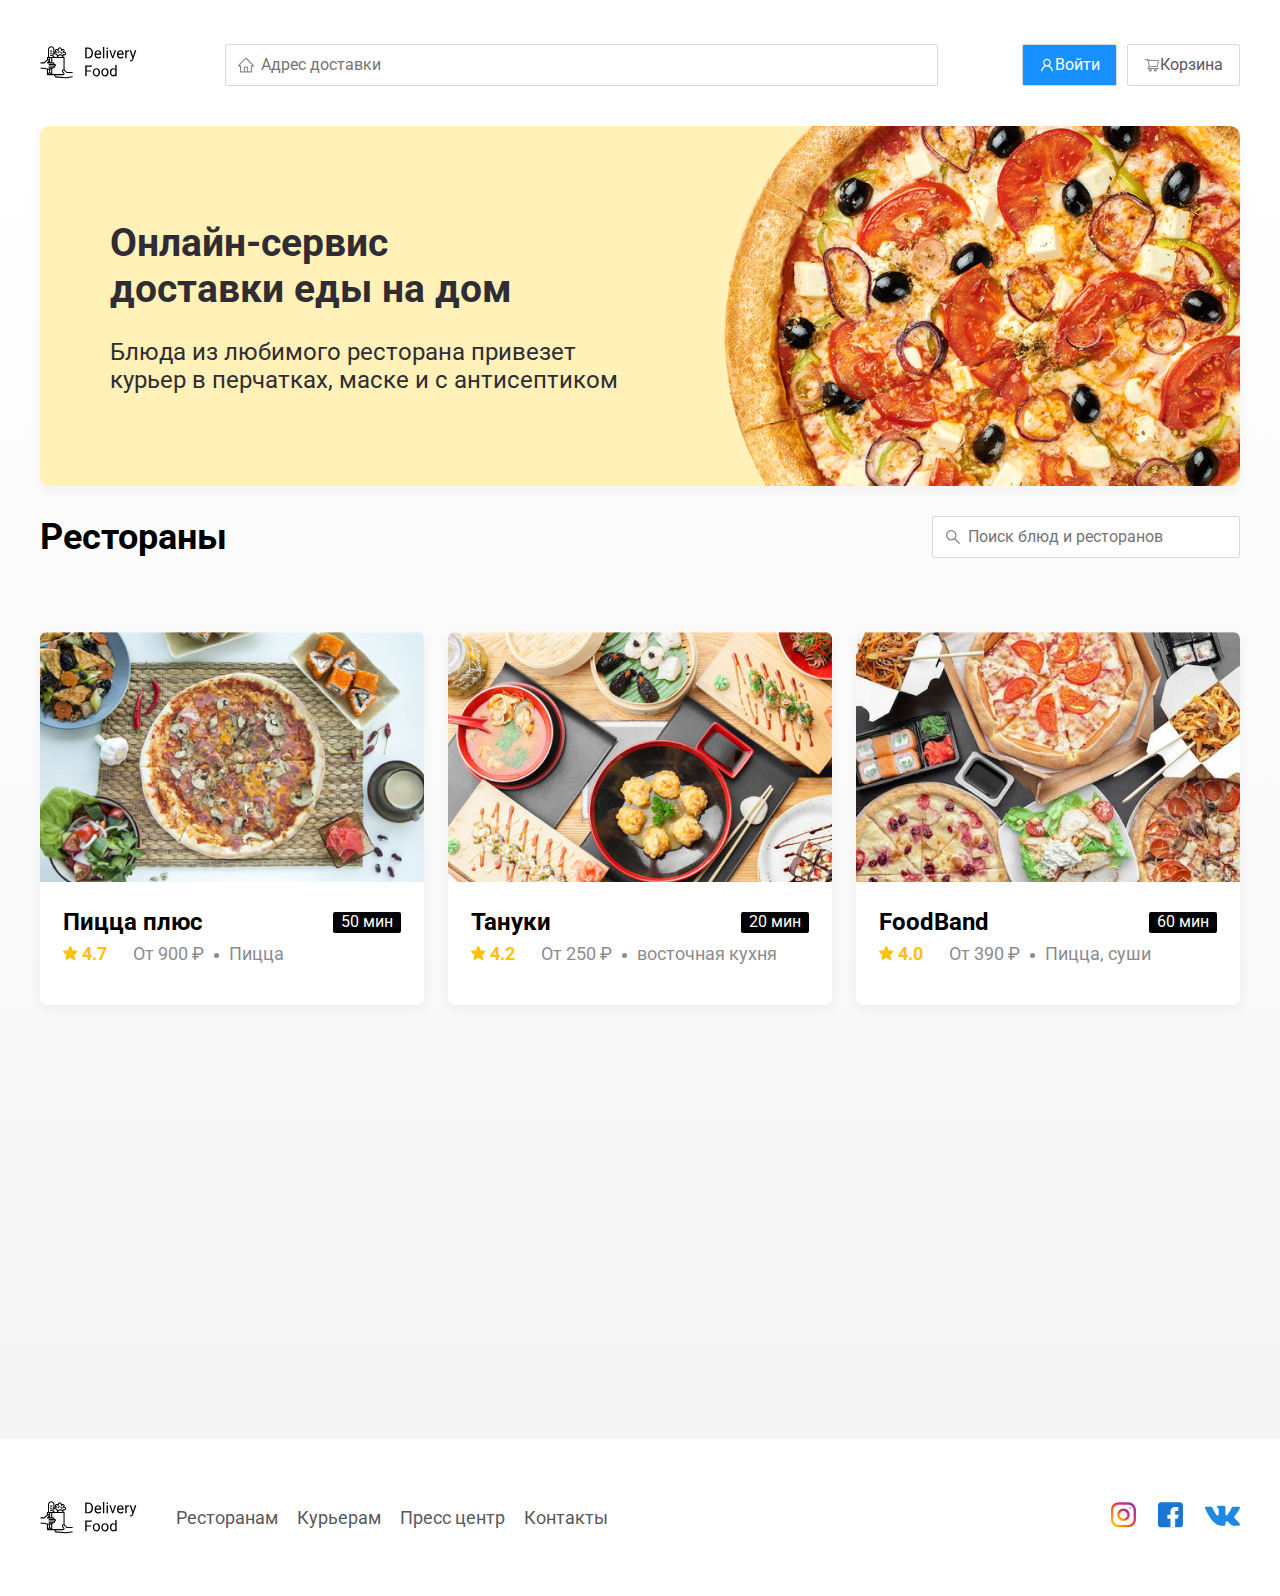
<file: delivery - копия/index.html>
<!DOCTYPE html>
<html lang="en">
<head>
    <meta charset="UTF-8">
    <meta name="viewport" content="width=device-width, initial-scale=1.0">
    <title>Delivery Food - доставка еды на дом</title>
    <link href="https://fonts.googleapis.com/css2?family=Roboto:wght@400;700&display=swap" rel="stylesheet">
    <link rel="stylesheet" href="css\normalize.css">
    <link rel="stylesheet" href="css\animate.css">
    <link rel="stylesheet" href="css/style.css">
    
</head>
<body>
    <div class="container">
        <header class="header">
            <a href="index.html">
                <img src="img/logo.svg" alt="logo" class="logo wow bounce">
            </a>
            <input type="text" class="input input-address" placeholder="Адрес доставки ">
            <div class="buttons">
                <button class="btn btn-primary" id="btn-log">
                    <img src="img/icon container.svg" alt="" class="btn-icon">
                    <span class="btn-text">Войти</span>
                </button>
                <button class="btn"id="card-btn">
                    <img src="img/icon container2.svg" alt="" class="btn-icon" >
                    <span class="btn-text">Корзина</span> 
                </button>
            </div>
        </header>
    </div>
    <main class="main">
        <div class="container">
            <section class="promo">
                <h1 class="rpomo-title">Онлайн-сервис <br> доставки еды на дом</h1>
                <p class="promo-text">Блюда из любимого ресторана привезет курьер в перчатках, маске и с антисептиком</p>
            </section>
            <section class="restaurants">
                <div class="section-heading">
                    <h2 class="section-title">Рестораны</h2>
                    <input type="text" class="input input-search" placeholder="Поиск блюд и ресторанов">
                </div>
                <div class="cards">
                    <a href="PizzaPlus.html" class="link-card">
                        <div class="card wow fadeInUp" data-wow-delay='0.2s'>
                        <img src="img/image1.jpg" class="card-image">
                        <div class="card-text">
                            <div class="card-heading">
                                <h3 class="card-title">Пицца плюс</h3>
                                <span class="card-tag tag">50 мин</span>
                            </div>
                            <div class="card-info">
                                <div class="rating">    
                                    <img src="img/rating.svg" alt="" class="rating-star">
                                    4.7</div>
                                <div class="price">От 900 ₽</div>
                                <div class="category">Пицца </div>
                            </div>
                        </div>
                        </div>
                    </a>
                    <a href="tanuki.html" class="link-card  ">
                        <div class="card wow fadeInUp" data-wow-delay='0.4s'>
                            <img src="img/image2.jpg" class="card-image">
                            <div class="card-text">
                                <div class="card-heading">
                                    <h3 class="card-title">Тануки </h3>
                                    <span class="card-tag tag">20 мин</span>
                                </div>
                                <div class="card-info">
                                    <div class="rating">
                                        <img src="img/rating.svg" alt="" class="rating-star">
                                        4.2</div>
                                    <div class="price">От 250 ₽</div>
                                    <div class="category">восточная кухня </div>
                                </div>
                            </div>
                        </div>
                    </a>
                    <a href="FoodBand.html" class="link-card  ">
                        <div class="card wow fadeInUp" data-wow-delay='0.6s'>
                            <img src="img/image3.jpg" class="card-image">
                            <div class="card-text">
                                <div class="card-heading">
                                    <h3 class="card-title">FoodBand</h3>
                                    <span class="card-tag tag">60 мин</span>
                                </div>
                                <div class="card-info">
                                    <div class="rating">
                                        <img src="img/rating.svg" alt="" class="rating-star">
                                        4.0</div>
                                    <div class="price">От 390 ₽</div>
                                    <div class="category">Пицца, суши </div>
                                </div>
                            </div>
                        </div>
                    </a>
                    <a href="Сушки у Сёмки.html" class="link-card">
                        <div class="card wow fadeInUp" data-wow-delay='0.8s'>
                            <img src="img/image5.jpg" class="card-image">
                            <div class="card-text">
                                <div class="card-heading">
                                    <h3 class="card-title">Сушки у Сёмки</h3>
                                    <span class="card-tag tag">20 мин</span>
                                </div>
                                <div class="card-info">
                                    <div class="rating">
                                        <img src="img/rating.svg" alt="" class="rating-star">
                                        5.0</div>
                                    <div class="price">От 170 ₽</div>
                                    <div class="category">шаверма, суши </div>
                                </div>
                            </div>
                        </div>
                    </a>
                    <a href="tochka.html" class="link-card">
                        <div class="card wow fadeInUp" data-wow-delay='1s'>
                            <img src="img/image4.jpg" class="card-image">
                            <div class="card-text">
                                <div class="card-heading">
                                    <h3 class="card-title">Точка еды</h3>
                                    <span class="card-tag tag">60 мин</span>
                                </div>
                                <div class="card-info">
                                    <div class="rating">
                                        <img src="img/rating.svg" alt="" class="rating-star">
                                        4.5</div>
                                    <div class="price">От 1000 ₽</div>
                                    <div class="category">Роллы </div>
                                </div>
                            </div>
                        </div>
                    </a>
                    <a href="PizzaBurger.html" class="link-card" >
                        <div class="card wow fadeInUp" data-wow-delay='1.2s'>
                            <img src="img/image6.jpg" class="card-image">
                            <div class="card-text">
                                <div class="card-heading">
                                    <h3 class="card-title">PizzaBurger</h3>
                                    <span class="card-tag tag">50 мин</span>
                                </div>
                                <div class="card-info">
                                    <div class="rating">
                                        <img src="img/rating.svg" alt="" class="rating-star">
                                        3.9</div>
                                    <div class="price">От 180 ₽</div>
                                    <div class="category">Пицца </div>
                                </div>
                            </div>
                        </div>
                    </a>
                </div>
            </section>
        </div>
    </main>
    <footer class="footer">
        <div class="container">
            <div class="footer-blok">
                <img src="img/logo.svg" alt="" class="footer-logo">
                <nav class="footer-nav">
                    <a href="#" class="footer-link">Ресторанам</a>
                    <a href="#" class="footer-link">Курьерам</a>
                    <a href="#" class="footer-link">Пресс центр</a>
                    <a href="#" class="footer-link">Контакты</a>
                </nav>
                <div class="social-links">
                    <a href="https://www.instagram.com/lil_sb_sk8er/" class="social-link"> <img src="img/inst.svg" alt=""> </a>
                    <a href="#" class="social-link"> <img src="img/fb.svg" alt=""> </a>
                    <a href="https://vk.com/cimon4c" class="social-link"> <img src="img/vk.svg" alt=""> </a>
                </div>
            </div>
        </div>
    </footer>
    <div class="modal">
        <div class="modal-dalog">
            <div class="modal-header">
                <h3 class="modal-title">Корзина</h3>
                <button class="close">&times;</button>
            </div>
            <div class="modal-body">
                <div class="food-row">
                    <span class="food-name">Ролл угорь стандарт</span>
                    <strong class="food-price">250 ₽</strong>
                    <div class="food-counter">
                        <button class="counter-btn">-</button>
                        <span class="counter">1</span>
                        <button class="counter-btn">+</button>
                    </div>
                </div>
                <div class="food-row">
                    <span class="food-name">Ролл угорь стандарт</span>
                    <strong class="food-price">250 ₽</strong>
                    <div class="food-counter">
                        <button class="counter-btn">-</button>
                        <span class="counter">1</span>
                        <button class="counter-btn">+</button>
                    </div>
                </div>
                <div class="food-row">
                    <span class="food-name">Ролл угорь стандарт</span>
                    <strong class="food-price">250 ₽</strong>
                    <div class="food-counter">
                        <button class="counter-btn">-</button>
                        <span class="counter">1</span>
                        <button class="counter-btn">+</button>
                    </div>
                </div>
                <div class="food-row">
                    <span class="food-name">Ролл угорь стандарт</span>
                    <strong class="food-price">250 ₽</strong>
                    <div class="food-counter">
                        <button class="counter-btn">-</button>
                        <span class="counter">1</span>
                        <button class="counter-btn">+</button>
                    </div>
                </div>
                <div class="food-row">
                    <span class="food-name">Ролл угорь стандарт</span>
                    <strong class="food-price">250 ₽</strong>
                    <div class="food-counter">
                        <button class="counter-btn">-</button>
                        <span class="counter">1</span>
                        <button class="counter-btn">+</button>
                    </div>
                </div>
            </div>
            <div class="modal-footer">
                <span class="pricetag">1250 ₽</span>
                <div class="footer-btns">
                    <button class="btn btn-primary">Оформить заказ</button>
                    <button class="btn cloyse">Отмена</button>
                </div>
                
            </div>
        </div>
    </div>
    <div class="login-modal">
        <div class="login-modal-dialog">
            <div class="modal-log-header">
                <img src="img/logo.svg" alt="" class="logo">
                <button class="close" id="close">&times;</button>
            </div>
            <div class="cont">
                <h3 class="log-title">авторизация</h3>
            </div>
            
            <div class="modal-body-log">
                <div class="login">
                    <h4 class="login-title">логин</h4>
                    <input type="text" class="input-login" placeholder="Введите Email или телефон ">
                </div>
                <div class="password">
                    <h4 class="login-title">пароль</h4>
                    <input type="password" class="input-login" placeholder="Введите пароль ">
                </div>
            </div>   
            <div class="modal-footer-log">
                <button class="btn-log btn btn-primary">Войти</button>
                <a href="#" class="unlogin">не зарегистрированны?</a>
            </div> 
        </div>
    </div>
    <script src="js/wow.min.js"></script>
    <script src="js/main.js"></script>
</body>
</html>
</file>
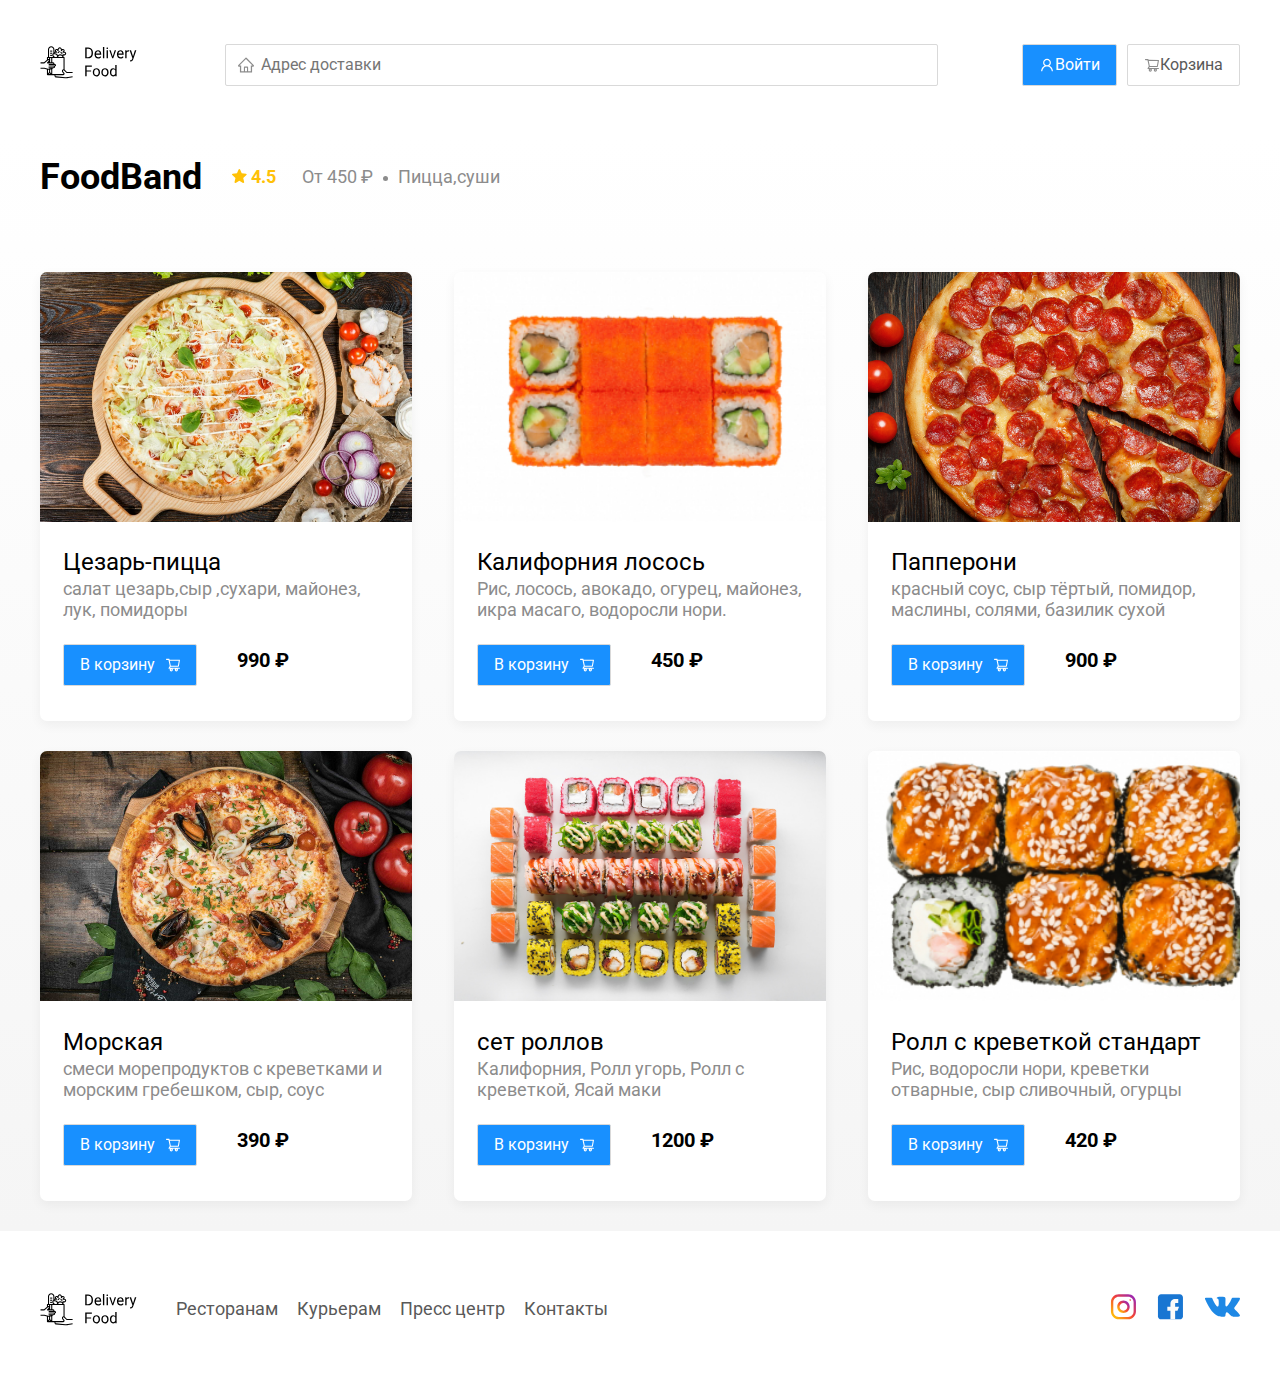
<file: delivery - копия/FoodBand.html>
<!DOCTYPE html>
<html lang="en">
<head>
    <meta charset="UTF-8">
    <meta name="viewport" content="width=device-width, initial-scale=1.0">
    <title>FoodBand - доставка еды на дом</title>
    <link href="https://fonts.googleapis.com/css2?family=Roboto:wght@400;700&display=swap" rel="stylesheet">
    <link rel="stylesheet" href="css\normalize.css">
    <link rel="stylesheet" href="css\animate.css">
    <link rel="stylesheet" href="css/style.css">
    
</head>
<body>
    <div class="container">
        <header class="header">
            <a href="index.html"><img src="img/logo.svg" alt="logo" class="logo wow bounce"></a>
            <input type="text" class="input input-address" placeholder="Адрес доставки ">
            <div class="buttons">
                <button class="btn btn-primary"id="btn-log">
                    <img src="img/icon container.svg" alt="" class="btn-icon">
                    <span class="btn-text">Войти</span>
                </button>
                <button class="btn" id="card-btn">
                    <img src="img/icon container2.svg" alt="" class="btn-icon" >
                    <span class="btn-text">Корзина</span> 
                </button>
            </div>
        </header>
    </div>
    <main class="main">
        <div class="container"> 
            <section class="restaurants">
                <div class="section-heading">
                    <h2 class="section-title">FoodBand</h2>
                    <div class="card-info">
                        <div class="rating">
                            <img src="img/rating.svg" alt="" class="rating-star">
                            4.5</div>
                        <div class="price">От 450 ₽</div>
                        <div class="category">Пицца,суши </div>
                    </div>
                </div>
                <div class="cards">
                    <div class="card wow fadeInUp "data-wow-delay='0.2s'>
                        <img src="img/pizza7.jpg" class="card-image">
                        <div class="card-text">
                            <div class="card-heading">
                                <h3 class="card-title card-title-reg">Цезарь-пицца</h3>
                                
                            </div>
                            <div class="card-info">
                                
                                
                                <div class="ingredients">салат цезарь,сыр ,сухари, майонез, лук, помидоры</div>
                            </div>
                            <div class="card-btns">
                                <button class=" btn btn-primary">
                                    <span class="btn-card-text">В корзину</span>
                                    <img src="img/shopping-cart.svg" alt="" class="btn-card-image">
                                </button>
                                <strong class="card-price-bold">990 ₽</strong>
                            </div>
                        </div>
                    </div>
                    <div class="card wow fadeInUp"data-wow-delay='0.4s'>
                        <img src="img/roll 2.jpg" class="card-image">
                        <div class="card-text">
                            <div class="card-heading">
                                <h3 class="card-title card-title-reg">Калифорния лосось </h3>
                                
                            </div>
                            <div class="card-info">
                                
                                
                                <div class="ingredients">Рис, лосось, авокадо, огурец, майонез, икра масаго, водоросли нори.</div>
                            </div>
                            <div class="card-btns">
                                <button class=" btn btn-primary">
                                    <span class="btn-card-text">В корзину</span>
                                    <img src="img/shopping-cart.svg" alt="" class="btn-card-image">
                                </button>
                                <strong class="card-price-bold">450 ₽</strong>
                            </div>
                        </div>
                    </div>
                    <div class="card wow fadeInUp"data-wow-delay='0.6s'>
                        <img src="img/pizza2.jpg" class="card-image">
                        <div class="card-text">
                            <div class="card-heading">
                                <h3 class="card-title card-title-reg">Папперони</h3>
                                
                            </div>
                            <div class="card-info">
                                
                                
                                <div class="ingredients"> красный соус, сыр тёртый, помидор, маслины, солями, базилик сухой</div>
                            </div>
                            <div class="card-btns">
                                <button class=" btn btn-primary">
                                    <span class="btn-card-text">В корзину</span>
                                    <img src="img/shopping-cart.svg" alt="" class="btn-card-image">
                                </button>
                                <strong class="card-price-bold">900 ₽</strong>
                            </div>
                        </div>
                    </div>
                    <div class="card wow fadeInUp"data-wow-delay='0.8s'>
                        <img src="img/pizza8.jpg" class="card-image">
                        <div class="card-text">
                            <div class="card-heading">
                                <h3 class="card-title card-title-reg">Морская</h3>
                                
                            </div>
                            <div class="card-info">
                                
                                
                                <div class="ingredients">смеси морепродуктов с креветками и морским гребешком, сыр, соус</div>
                            </div>
                            <div class="card-btns">
                                <button class=" btn btn-primary">
                                    <span class="btn-card-text">В корзину</span>
                                    <img src="img/shopping-cart.svg" alt="" class="btn-card-image">
                                </button>
                                <strong class="card-price-bold">390 ₽</strong>
                            </div>
                        </div>
                    </div>
                    <div class="card wow fadeInUp"data-wow-delay='1s'>
                        <img src="img/набор ролл.jpg" class="card-image">
                        <div class="card-text">
                            <div class="card-heading">
                                <h3 class="card-title card-title-reg">сет роллов</h3>
                                
                            </div>
                            <div class="card-info">
                                
                                
                                <div class="ingredients">Калифорния, Ролл угорь, Ролл с креветкой, Ясай маки</div>
                            </div>
                            <div class="card-btns">
                                <button class=" btn btn-primary">
                                    <span class="btn-card-text">В корзину</span>
                                    <img src="img/shopping-cart.svg" alt="" class="btn-card-image">
                                </button>
                                <strong class="card-price-bold">1200 ₽</strong>
                            </div>
                        </div>
                    </div>
                    <div class="card wow fadeInUp" data-wow-delay='1.2s'>
                        <img src="img/roll 6.jpg" class="card-image">
                        <div class="card-text">
                            <div class="card-heading">
                                <h3 class="card-title card-title-reg">Ролл с креветкой стандарт</h3>
                                
                            </div>
                            <div class="card-info">
                                
                                
                                <div class="ingredients">Рис, водоросли нори, креветки отварные, сыр сливочный, огурцы</div>
                            </div>
                            <div class="card-btns">
                                <button class=" btn btn-primary">
                                    <span class="btn-card-text">В корзину</span>
                                    <img src="img/shopping-cart.svg" alt="" class="btn-card-image">
                                </button>
                                <strong class="card-price-bold">420 ₽</strong>
                            </div>
                        </div>
                    </div>
                </div>
            </section>
        </div>
    </main>
    <footer class="footer">
        <div class="container">
            <div class="footer-blok">
                <img src="img/logo.svg" alt="" class="footer-logo">
                <nav class="footer-nav">
                    <a href="#" class="footer-link">Ресторанам</a>
                    <a href="#" class="footer-link">Курьерам</a>
                    <a href="#" class="footer-link">Пресс центр</a>
                    <a href="#" class="footer-link">Контакты</a>
                </nav>
                <div class="social-links">
                    <a href="https://www.instagram.com/lil_sb_sk8er/" class="social-link"> <img src="img/inst.svg" alt=""> </a>
                    <a href="#" class="social-link"> <img src="img/fb.svg" alt=""> </a>
                    <a href="https://vk.com/cimon4c" class="social-link"> <img src="img/vk.svg" alt=""> </a>
                </div>
            </div>
        </div>
    </footer>
    <div class="modal">
        <div class="modal-dalog">
            <div class="modal-header">
                <h3 class="modal-title">Корзина</h3>
                <button class="close">&times;</button>
            </div>
            <div class="modal-body">
                <div class="food-row">
                    <span class="food-name">Ролл угорь стандарт</span>
                    <strong class="food-price">250 ₽</strong>
                    <div class="food-counter">
                        <button class="counter-btn">-</button>
                        <span class="counter">1</span>
                        <button class="counter-btn">+</button>
                    </div>
                </div>
                <div class="food-row">
                    <span class="food-name">Ролл угорь стандарт</span>
                    <strong class="food-price">250 ₽</strong>
                    <div class="food-counter">
                        <button class="counter-btn">-</button>
                        <span class="counter">1</span>
                        <button class="counter-btn">+</button>
                    </div>
                </div>
                <div class="food-row">
                    <span class="food-name">Ролл угорь стандарт</span>
                    <strong class="food-price">250 ₽</strong>
                    <div class="food-counter">
                        <button class="counter-btn">-</button>
                        <span class="counter">1</span>
                        <button class="counter-btn">+</button>
                    </div>
                </div>
                <div class="food-row">
                    <span class="food-name">Ролл угорь стандарт</span>
                    <strong class="food-price">250 ₽</strong>
                    <div class="food-counter">
                        <button class="counter-btn">-</button>
                        <span class="counter">1</span>
                        <button class="counter-btn">+</button>
                    </div>
                </div>
                <div class="food-row">
                    <span class="food-name">Ролл угорь стандарт</span>
                    <strong class="food-price">250 ₽</strong>
                    <div class="food-counter">
                        <button class="counter-btn">-</button>
                        <span class="counter">1</span>
                        <button class="counter-btn">+</button>
                    </div>
                </div>
            </div>
            <div class="modal-footer">
                <span class="pricetag">1250 ₽</span>
                <div class="footer-btns">
                    <button class="btn btn-primary">Оформить заказ</button>
                    <button class="btn cloyse">Отмена</button>
                </div>
                
            </div>
        </div>
    </div>
    <div class="login-modal">
        <div class="login-modal-dialog">
            <div class="modal-log-header">
                <img src="img/logo.svg" alt="" class="logo">
                <button class="close" id="close">&times;</button>
            </div>
            <div class="cont">
                <h3 class="log-title">авторизация</h3>
            </div>
            
            <div class="modal-body-log">
                <div class="login">
                    <h4 class="login-title">логин</h4>
                    <input type="text" class="input-login" placeholder="Введите Email или телефон ">
                </div>
                <div class="password">
                    <h4 class="login-title">пароль</h4>
                    <input type="password" class="input-login" placeholder="Введите пароль ">
                </div>
            </div>   
            <div class="modal-footer-log">
                <button class="btn-log btn btn-primary">Войти</button>
                <a href="#" class="unlogin">не зарегистрированны?</a>
            </div> 
        </div>
    </div>
    <script src="js/wow.min.js"></script>
    <script src="js/main.js"></script>
</body>
</html>
</file>
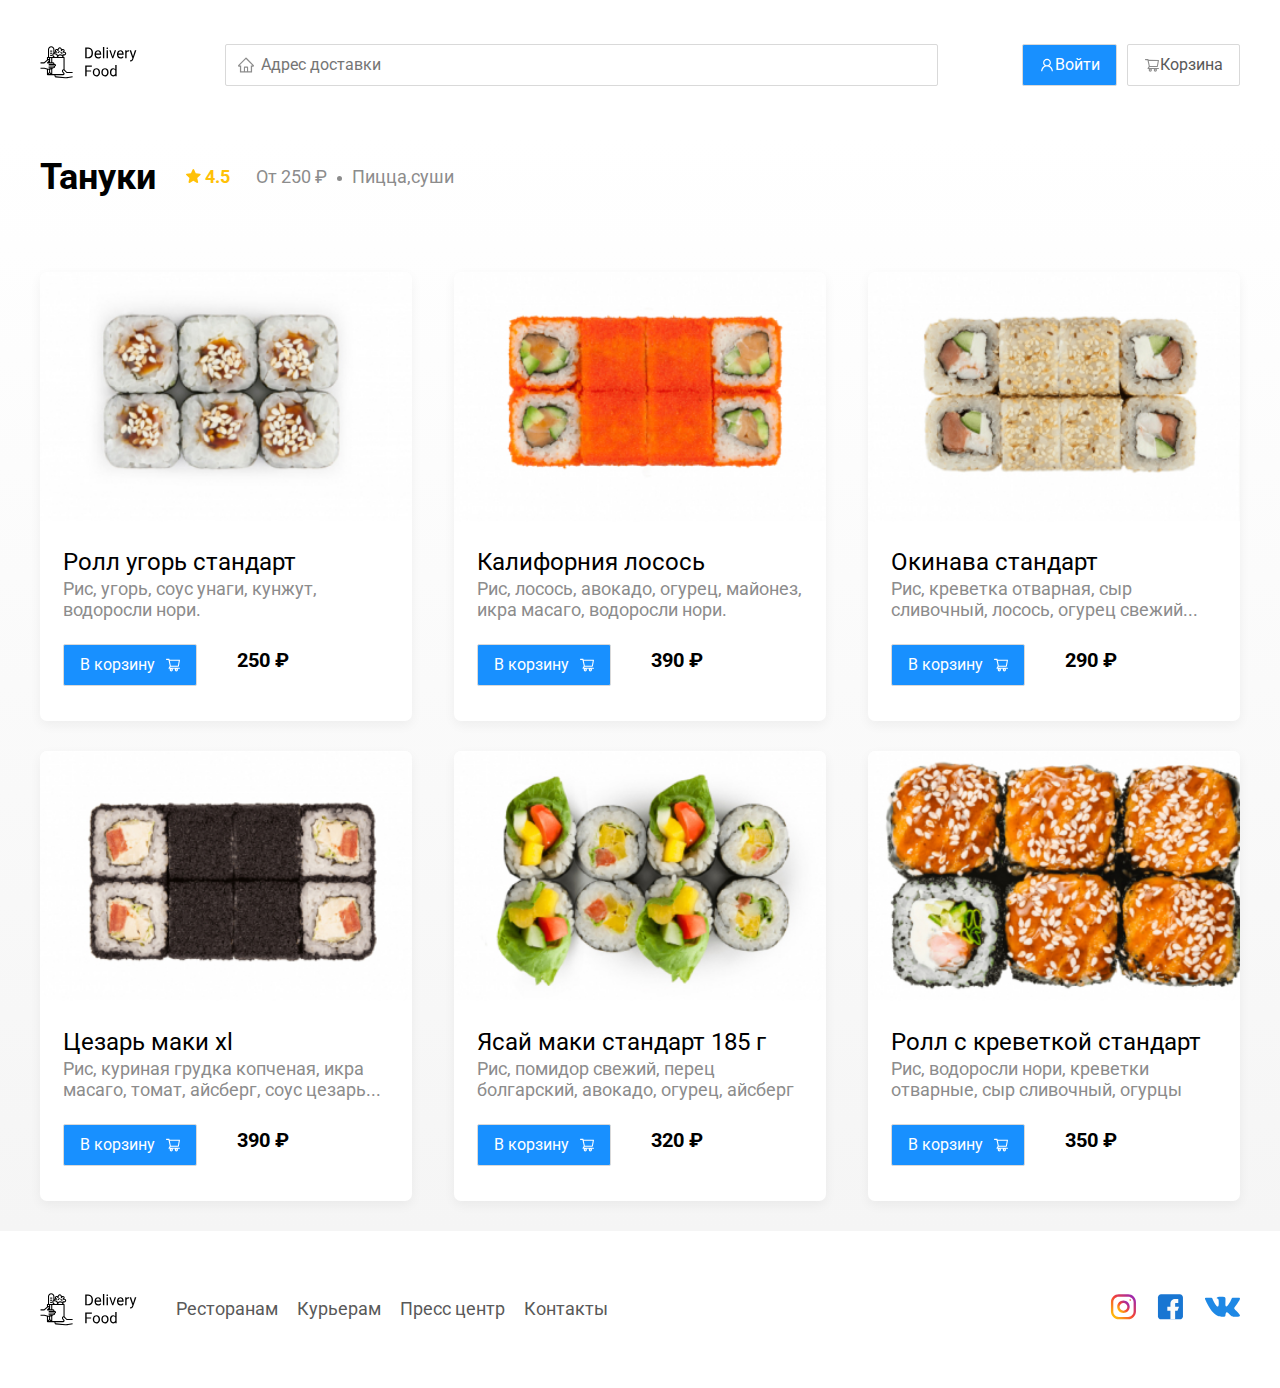
<file: delivery - копия/tanuki.html>
<!DOCTYPE html>
<html lang="en">
<head>
    <meta charset="UTF-8">
    <meta name="viewport" content="width=device-width, initial-scale=1.0">
    <title>Тануки - доставка еды на дом</title>
    <link href="https://fonts.googleapis.com/css2?family=Roboto:wght@400;700&display=swap" rel="stylesheet">
    <link rel="stylesheet" href="css\normalize.css">
    <link rel="stylesheet" href="css\animate.css">
    <link rel="stylesheet" href="css/style.css">
    
</head>
<body>
    <div class="container">
        <header class="header">
            <a href="index.html"><img src="img/logo.svg" alt="logo" class="logo wow bounce"></a>
            <input type="text" class="input input-address" placeholder="Адрес доставки ">
            <div class="buttons">
                <button class="btn btn-primary"id="btn-log">
                    <img src="img/icon container.svg" alt="" class="btn-icon">
                    <span class="btn-text">Войти</span>
                </button>
                <button class="btn" id="card-btn">
                    <img src="img/icon container2.svg" alt="" class="btn-icon" >
                    <span class="btn-text">Корзина</span> 
                </button>
            </div>
        </header>
    </div>
    <main class="main">
        <div class="container"> 
            <section class="restaurants">
                <div class="section-heading">
                    <h2 class="section-title">Тануки</h2>
                    <div class="card-info">
                        <div class="rating">
                            <img src="img/rating.svg" alt="" class="rating-star">
                            4.5</div>
                        <div class="price">От 250 ₽</div>
                        <div class="category">Пицца,суши </div>
                    </div>
                </div>
                <div class="cards">
                    <div class="card wow fadeInUp "data-wow-delay='0.2s'>
                        <img src="img/roll 1.jpg" class="card-image">
                        <div class="card-text">
                            <div class="card-heading">
                                <h3 class="card-title card-title-reg">Ролл угорь стандарт</h3>
                                
                            </div>
                            <div class="card-info">
                                
                                
                                <div class="ingredients">Рис, угорь, соус унаги, кунжут, водоросли нори.</div>
                            </div>
                            <div class="card-btns">
                                <button class=" btn btn-primary">
                                    <span class="btn-card-text">В корзину</span>
                                    <img src="img/shopping-cart.svg" alt="" class="btn-card-image">
                                </button>
                                <strong class="card-price-bold">250 ₽</strong>
                            </div>
                        </div>
                    </div>
                    <div class="card wow fadeInUp"data-wow-delay='0.4s'>
                        <img src="img/roll 2.jpg" class="card-image">
                        <div class="card-text">
                            <div class="card-heading">
                                <h3 class="card-title card-title-reg">Калифорния лосось </h3>
                                
                            </div>
                            <div class="card-info">
                                
                                
                                <div class="ingredients">Рис, лосось, авокадо, огурец, майонез, икра масаго, водоросли нори.</div>
                            </div>
                            <div class="card-btns">
                                <button class=" btn btn-primary">
                                    <span class="btn-card-text">В корзину</span>
                                    <img src="img/shopping-cart.svg" alt="" class="btn-card-image">
                                </button>
                                <strong class="card-price-bold">390 ₽</strong>
                            </div>
                        </div>
                    </div>
                    <div class="card wow fadeInUp"data-wow-delay='0.6s'>
                        <img src="img/roll 3.jpg" class="card-image">
                        <div class="card-text">
                            <div class="card-heading">
                                <h3 class="card-title card-title-reg">Окинава стандарт</h3>
                                
                            </div>
                            <div class="card-info">
                                
                                
                                <div class="ingredients"> Рис, креветка отварная, сыр сливочный, лосось, огурец свежий...</div>
                            </div>
                            <div class="card-btns">
                                <button class=" btn btn-primary">
                                    <span class="btn-card-text">В корзину</span>
                                    <img src="img/shopping-cart.svg" alt="" class="btn-card-image">
                                </button>
                                <strong class="card-price-bold">290 ₽</strong>
                            </div>
                        </div>
                    </div>
                    <div class="card wow fadeInUp"data-wow-delay='0.8s'>
                        <img src="img/roll 4.jpg" class="card-image">
                        <div class="card-text">
                            <div class="card-heading">
                                <h3 class="card-title card-title-reg">Цезарь маки хl</h3>
                                
                            </div>
                            <div class="card-info">
                                
                                
                                <div class="ingredients">Рис, куриная грудка копченая, икра масаго, томат, айсберг, соус цезарь...</div>
                            </div>
                            <div class="card-btns">
                                <button class=" btn btn-primary">
                                    <span class="btn-card-text">В корзину</span>
                                    <img src="img/shopping-cart.svg" alt="" class="btn-card-image">
                                </button>
                                <strong class="card-price-bold">390 ₽</strong>
                            </div>
                        </div>
                    </div>
                    <div class="card wow fadeInUp"data-wow-delay='1s'>
                        <img src="img/roll 5.jpg" class="card-image">
                        <div class="card-text">
                            <div class="card-heading">
                                <h3 class="card-title card-title-reg">Ясай маки стандарт 185 г</h3>
                                
                            </div>
                            <div class="card-info">
                                
                                
                                <div class="ingredients">Рис, помидор свежий, перец болгарский, авокадо, огурец, айсберг</div>
                            </div>
                            <div class="card-btns">
                                <button class=" btn btn-primary">
                                    <span class="btn-card-text">В корзину</span>
                                    <img src="img/shopping-cart.svg" alt="" class="btn-card-image">
                                </button>
                                <strong class="card-price-bold">320 ₽</strong>
                            </div>
                        </div>
                    </div>
                    <div class="card wow fadeInUp" data-wow-delay='1.2s'>
                        <img src="img/roll 6.jpg" class="card-image">
                        <div class="card-text">
                            <div class="card-heading">
                                <h3 class="card-title card-title-reg">Ролл с креветкой стандарт</h3>
                                
                            </div>
                            <div class="card-info">
                                
                                
                                <div class="ingredients">Рис, водоросли нори, креветки отварные, сыр сливочный, огурцы</div>
                            </div>
                            <div class="card-btns">
                                <button class=" btn btn-primary">
                                    <span class="btn-card-text">В корзину</span>
                                    <img src="img/shopping-cart.svg" alt="" class="btn-card-image">
                                </button>
                                <strong class="card-price-bold">350 ₽</strong>
                            </div>
                        </div>
                    </div>
                </div>
            </section>
        </div>
    </main>
    <footer class="footer">
        <div class="container">
            <div class="footer-blok">
                <img src="img/logo.svg" alt="" class="footer-logo">
                <nav class="footer-nav">
                    <a href="#" class="footer-link">Ресторанам</a>
                    <a href="#" class="footer-link">Курьерам</a>
                    <a href="#" class="footer-link">Пресс центр</a>
                    <a href="#" class="footer-link">Контакты</a>
                </nav>
                <div class="social-links">
                    <a href="https://www.instagram.com/lil_sb_sk8er/" class="social-link"> <img src="img/inst.svg" alt=""> </a>
                    <a href="#" class="social-link"> <img src="img/fb.svg" alt=""> </a>
                    <a href="https://vk.com/cimon4c" class="social-link"> <img src="img/vk.svg" alt=""> </a>
                </div>
            </div>
        </div>
    </footer>
    <div class="modal">
        <div class="modal-dalog">
            <div class="modal-header">
                <h3 class="modal-title">Корзина</h3>
                <button class="close">&times;</button>
            </div>
            <div class="modal-body">
                <div class="food-row">
                    <span class="food-name">Ролл угорь стандарт</span>
                    <strong class="food-price">250 ₽</strong>
                    <div class="food-counter">
                        <button class="counter-btn">-</button>
                        <span class="counter">1</span>
                        <button class="counter-btn">+</button>
                    </div>
                </div>
                <div class="food-row">
                    <span class="food-name">Ролл угорь стандарт</span>
                    <strong class="food-price">250 ₽</strong>
                    <div class="food-counter">
                        <button class="counter-btn">-</button>
                        <span class="counter">1</span>
                        <button class="counter-btn">+</button>
                    </div>
                </div>
                <div class="food-row">
                    <span class="food-name">Калифорния лосось</span>
                    <strong class="food-price">390 ₽</strong>
                    <div class="food-counter">
                        <button class="counter-btn">-</button>
                        <span class="counter">1</span>
                        <button class="counter-btn">+</button>
                    </div>
                </div>
                <div class="food-row">
                    <span class="food-name">Окинава стандарт</span>
                    <strong class="food-price">290 ₽</strong>
                    <div class="food-counter">
                        <button class="counter-btn">-</button>
                        <span class="counter">1</span>
                        <button class="counter-btn">+</button>
                    </div>
                </div>
                <div class="food-row">
                    <span class="food-name">Цезарь маки хl</span>
                    <strong class="food-price">390 ₽</strong>
                    <div class="food-counter">
                        <button class="counter-btn">-</button>
                        <span class="counter">1</span>
                        <button class="counter-btn">+</button>
                    </div>
                </div>
            </div>
            <div class="modal-footer">
                <span class="pricetag">1250 ₽</span>
                <div class="footer-btns">
                    <button class="btn btn-primary">Оформить заказ</button>
                    <button class="btn cloyse">Отмена</button>
                </div>
                
            </div>
        </div>
    </div>
    <div class="login-modal">
        <div class="login-modal-dialog">
            <div class="modal-log-header">
                <img src="img/logo.svg" alt="" class="logo">
                <button class="close" id="close">&times;</button>
            </div>
            <div class="cont">
                <h3 class="log-title">авторизация</h3>
            </div>
            
            <div class="modal-body-log">
                <div class="login">
                    <h4 class="login-title">логин</h4>
                    <input type="text" class="input-login" placeholder="Введите Email или телефон ">
                </div>
                <div class="password">
                    <h4 class="login-title">пароль</h4>
                    <input type="password" class="input-login" placeholder="Введите пароль ">
                </div>
            </div>   
            <div class="modal-footer-log">
                <button class="btn-log btn btn-primary">Войти</button>
                <a href="#" class="unlogin">не зарегистрированны?</a>
            </div> 
        </div>
    </div>
    <script src="js/wow.min.js"></script>
    <script src="js/main.js"></script>
</body>
</html>
</file>
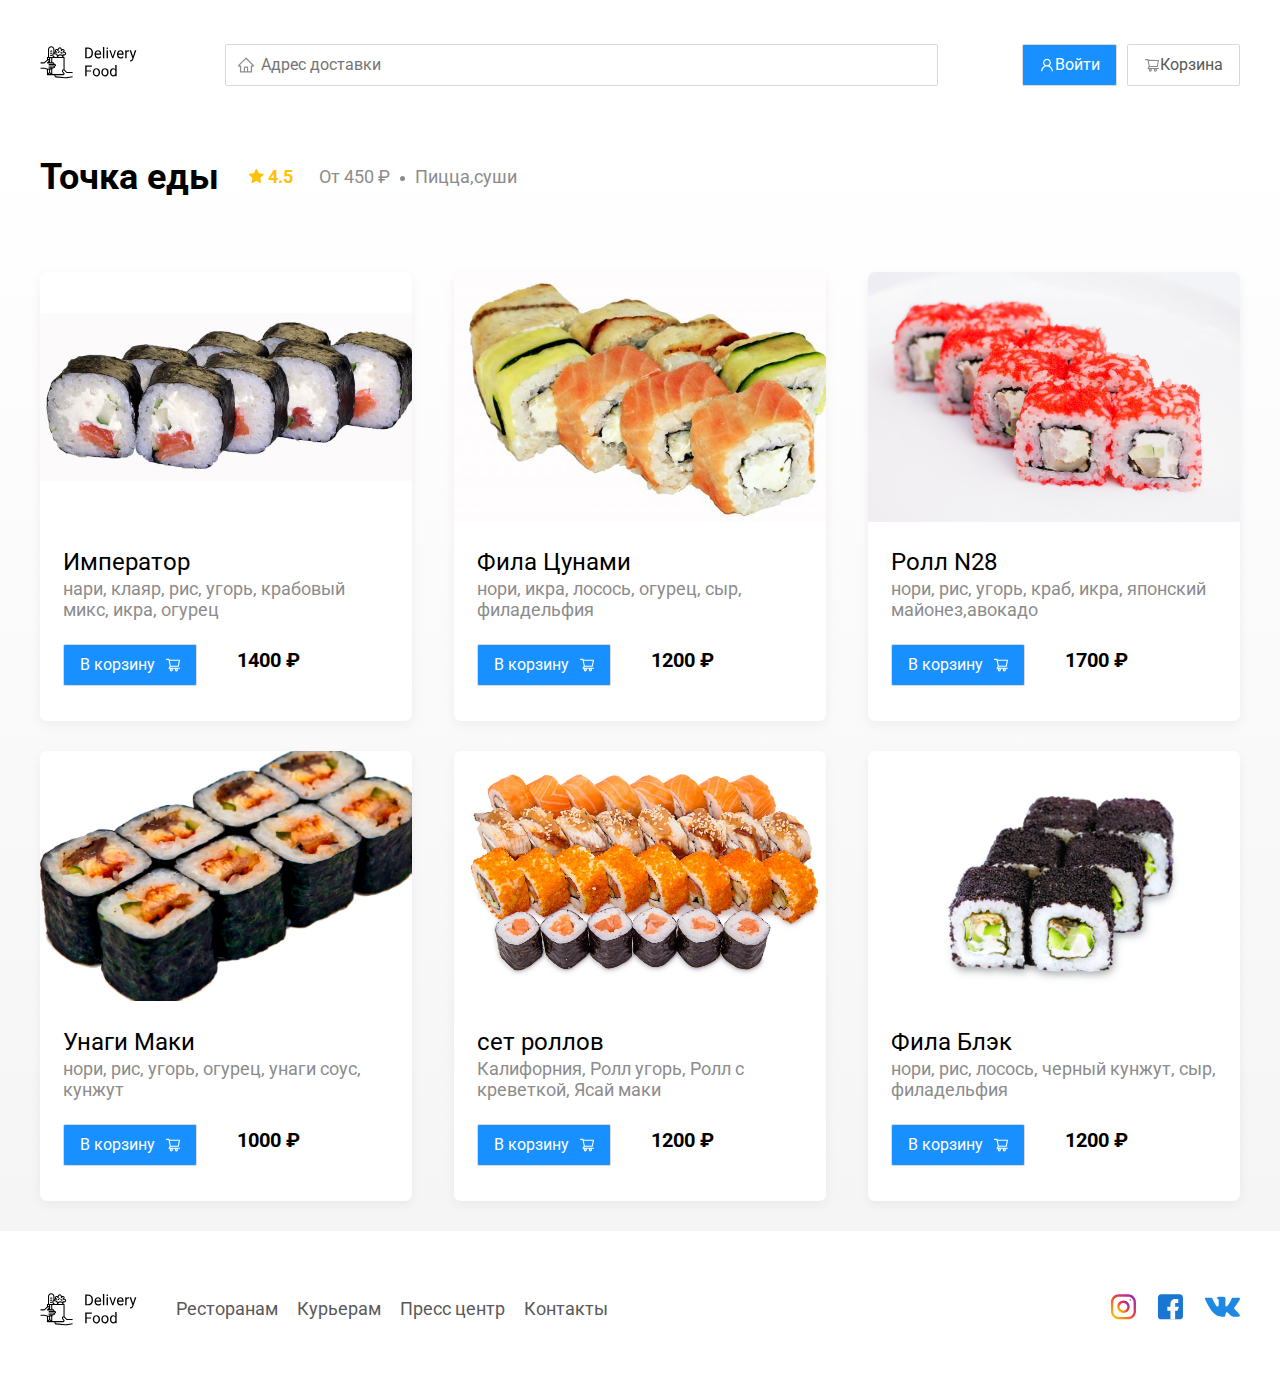
<file: delivery - копия/tochka.html>
<!DOCTYPE html>
<html lang="en">
<head>
    <meta charset="UTF-8">
    <meta name="viewport" content="width=device-width, initial-scale=1.0">
    <title>Точка еды - доставка еды на дом</title>
    <link href="https://fonts.googleapis.com/css2?family=Roboto:wght@400;700&display=swap" rel="stylesheet">
    <link rel="stylesheet" href="css\normalize.css">
    <link rel="stylesheet" href="css\animate.css">
    <link rel="stylesheet" href="css/style.css">
    
</head>
<body>
    <div class="container">
        <header class="header">
            <a href="index.html"><img src="img/logo.svg" alt="logo" class="logo wow bounce"></a>
            <input type="text" class="input input-address" placeholder="Адрес доставки ">
            <div class="buttons">
                <button class="btn btn-primary"id="btn-log">
                    <img src="img/icon container.svg" alt="" class="btn-icon">
                    <span class="btn-text">Войти</span>
                </button>
                <button class="btn" id="card-btn">
                    <img src="img/icon container2.svg" alt="" class="btn-icon" >
                    <span class="btn-text">Корзина</span> 
                </button>
            </div>
        </header>
    </div>
    <main class="main">
        <div class="container"> 
            <section class="restaurants">
                <div class="section-heading">
                    <h2 class="section-title">Точка еды</h2>
                    <div class="card-info">
                        <div class="rating">
                            <img src="img/rating.svg" alt="" class="rating-star">
                            4.5</div>
                        <div class="price">От 450 ₽</div>
                        <div class="category">Пицца,суши </div>
                    </div>
                </div>
                <div class="cards">
                    <div class="card wow fadeInUp "data-wow-delay='0.2s'>
                        <img src="img/roll7.jpg" class="card-image roll">
                        <div class="card-text">
                            <div class="card-heading">
                                <h3 class="card-title card-title-reg">Император</h3>
                                
                            </div>
                            <div class="card-info">
                                
                                
                                <div class="ingredients">нари, клаяр, рис, угорь, крабовый микс, икра, огурец</div>
                            </div>
                            <div class="card-btns">
                                <button class=" btn btn-primary">
                                    <span class="btn-card-text">В корзину</span>
                                    <img src="img/shopping-cart.svg" alt="" class="btn-card-image">
                                </button>
                                <strong class="card-price-bold">1400 ₽</strong>
                            </div>
                        </div>
                    </div>
                    <div class="card wow fadeInUp"data-wow-delay='0.4s'>
                        <img src="img/roll8.jpg" class="card-image">
                        <div class="card-text">
                            <div class="card-heading">
                                <h3 class="card-title card-title-reg">Фила Цунами</h3>
                                
                            </div>
                            <div class="card-info">
                                
                                
                                <div class="ingredients">нори, икра, лосось, огурец, сыр, филадельфия</div>
                            </div>
                            <div class="card-btns">
                                <button class=" btn btn-primary">
                                    <span class="btn-card-text">В корзину</span>
                                    <img src="img/shopping-cart.svg" alt="" class="btn-card-image">
                                </button>
                                <strong class="card-price-bold">1200 ₽</strong>
                            </div>
                        </div>
                    </div>
                    <div class="card wow fadeInUp"data-wow-delay='0.6s'>
                        <img src="img/roll9.jpg" class="card-image">
                        <div class="card-text">
                            <div class="card-heading">
                                <h3 class="card-title card-title-reg">Ролл N28</h3>
                                
                            </div>
                            <div class="card-info">
                                
                                
                                <div class="ingredients">нори, рис, угорь, краб, икра, японский майонез,авокадо</div>
                            </div>
                            <div class="card-btns">
                                <button class=" btn btn-primary">
                                    <span class="btn-card-text">В корзину</span>
                                    <img src="img/shopping-cart.svg" alt="" class="btn-card-image">
                                </button>
                                <strong class="card-price-bold">1700 ₽</strong>
                            </div>
                        </div>
                    </div>
                    <div class="card wow fadeInUp"data-wow-delay='0.8s'>
                        <img src="img/roll10.jpg" class="card-image">
                        <div class="card-text">
                            <div class="card-heading">
                                <h3 class="card-title card-title-reg">Унаги Маки</h3>
                                
                            </div>
                            <div class="card-info">
                                
                                
                                <div class="ingredients">нори, рис, угорь, огурец, унаги соус, кунжут</div>
                            </div>
                            <div class="card-btns">
                                <button class=" btn btn-primary">
                                    <span class="btn-card-text">В корзину</span>
                                    <img src="img/shopping-cart.svg" alt="" class="btn-card-image">
                                </button>
                                <strong class="card-price-bold">1000 ₽</strong>
                            </div>
                        </div>
                    </div>
                    <div class="card wow fadeInUp"data-wow-delay='1s'>
                        <img src="img/roll12.jpg" class="card-image">
                        <div class="card-text">
                            <div class="card-heading">
                                <h3 class="card-title card-title-reg">сет роллов</h3>
                                
                            </div>
                            <div class="card-info">
                                
                                
                                <div class="ingredients">Калифорния, Ролл угорь, Ролл с креветкой, Ясай маки</div>
                            </div>
                            <div class="card-btns">
                                <button class=" btn btn-primary">
                                    <span class="btn-card-text">В корзину</span>
                                    <img src="img/shopping-cart.svg" alt="" class="btn-card-image">
                                </button>
                                <strong class="card-price-bold">1200 ₽</strong>
                            </div>
                        </div>
                    </div>
                    <div class="card wow fadeInUp" data-wow-delay='1.2s'>
                        <img src="img/roll11.jpg" class="card-image roll">
                        <div class="card-text">
                            <div class="card-heading">
                                <h3 class="card-title card-title-reg">Фила Блэк</h3>
                                
                            </div>
                            <div class="card-info">
                                
                                
                                <div class="ingredients">нори, рис, лосось, черный кунжут, сыр, филадельфия</div>
                            </div>
                            <div class="card-btns">
                                <button class=" btn btn-primary">
                                    <span class="btn-card-text">В корзину</span>
                                    <img src="img/shopping-cart.svg" alt="" class="btn-card-image">
                                </button>
                                <strong class="card-price-bold">1200 ₽</strong>
                            </div>
                        </div>
                    </div>
                </div>
            </section>
        </div>
    </main>
    <footer class="footer">
        <div class="container">
            <div class="footer-blok">
                <img src="img/logo.svg" alt="" class="footer-logo">
                <nav class="footer-nav">
                    <a href="#" class="footer-link">Ресторанам</a>
                    <a href="#" class="footer-link">Курьерам</a>
                    <a href="#" class="footer-link">Пресс центр</a>
                    <a href="#" class="footer-link">Контакты</a>
                </nav>
                <div class="social-links">
                    <a href="https://www.instagram.com/lil_sb_sk8er/" class="social-link"> <img src="img/inst.svg" alt=""> </a>
                    <a href="#" class="social-link"> <img src="img/fb.svg" alt=""> </a>
                    <a href="https://vk.com/cimon4c" class="social-link"> <img src="img/vk.svg" alt=""> </a>
                </div>
            </div>
        </div>
    </footer>
    <div class="modal">
        <div class="modal-dalog">
            <div class="modal-header">
                <h3 class="modal-title">Корзина</h3>
                <button class="close">&times;</button>
            </div>
            <div class="modal-body">
                <div class="food-row">
                    <span class="food-name">Император</span>
                    <strong class="food-price">1400 ₽</strong>
                    <div class="food-counter">
                        <button class="counter-btn">-</button>
                        <span class="counter">1</span>
                        <button class="counter-btn">+</button>
                    </div>
                </div>
                <div class="food-row">
                    <span class="food-name">Фила Цунами</span>
                    <strong class="food-price">1200 ₽</strong>
                    <div class="food-counter">
                        <button class="counter-btn">-</button>
                        <span class="counter">1</span>
                        <button class="counter-btn">+</button>
                    </div>
                </div>
                <div class="food-row">
                    <span class="food-name">Ролл N28</span>
                    <strong class="food-price">1700 ₽</strong>
                    <div class="food-counter">
                        <button class="counter-btn">-</button>
                        <span class="counter">1</span>
                        <button class="counter-btn">+</button>
                    </div>
                </div>
                <div class="food-row">
                    <span class="food-name">Унаги Маки</span>
                    <strong class="food-price">1000 ₽</strong>
                    <div class="food-counter">
                        <button class="counter-btn">-</button>
                        <span class="counter">1</span>
                        <button class="counter-btn">+</button>
                    </div>
                </div>
                <div class="food-row">
                    <span class="food-name">сет роллов</span>
                    <strong class="food-price">1200 ₽</strong>
                    <div class="food-counter">
                        <button class="counter-btn">-</button>
                        <span class="counter">1</span>
                        <button class="counter-btn">+</button>
                    </div>
                </div>
            </div>
            <div class="modal-footer">
                <span class="pricetag">1250 ₽</span>
                <div class="footer-btns">
                    <button class="btn btn-primary">Оформить заказ</button>
                    <button class="btn cloyse">Отмена</button>
                </div>
                
            </div>
        </div>
    </div>
    <div class="login-modal">
        <div class="login-modal-dialog">
            <div class="modal-log-header">
                <img src="img/logo.svg" alt="" class="logo">
                <button class="close" id="close">&times;</button>
            </div>
            <div class="cont">
                <h3 class="log-title">авторизация</h3>
            </div>
            
            <div class="modal-body-log">
                <div class="login">
                    <h4 class="login-title">логин</h4>
                    <input type="text" class="input-login" placeholder="Введите Email или телефон ">
                </div>
                <div class="password">
                    <h4 class="login-title">пароль</h4>
                    <input type="password" class="input-login" placeholder="Введите пароль ">
                </div>
            </div>   
            <div class="modal-footer-log">
                <button class="btn-log btn btn-primary">Войти</button>
                <a href="#" class="unlogin">не зарегистрированны?</a>
            </div> 
        </div>
    </div>
    <script src="js/wow.min.js"></script>
    <script src="js/main.js"></script>
</body>
</html>
</file>
<file: delivery - копия/css/style.css>
*{
    box-sizing: border-box;
}
body{
    font-family: 'Roboto', sans-serif;
}
.container{
   max-width: 1200px; 
   margin: auto;
}
.header{
    margin-top: 44px;
    display: flex;
    align-items: center;
    justify-content: space-between ;
    margin-bottom: 40px;
}
.input{
    background: #ffffff;
    border: 1px solid #d9d9d9;
    border-radius: 2px;
    font-size: 16px;
    line-height: 24px;
    padding: 8px;
    padding-left: 35px;
    background-repeat: no-repeat;
    background-position: left 11px center;
}
.input-address{
    
    
    flex: 0.8;
    background-image: url(../img/home.svg);
    
    
    
}
.input-search{
    background-image: url(../img/search.svg);
    margin-left: auto;
    
    
    width: 308px;
}
.buttons{
    display: flex;
    align-items: center;
}
.btn{
    display: flex;
    align-items: center;
    padding: 8px 16px;
    background: #ffff;
    border: 1px solid #d9d9d9;
    box-sizing: border-box;
    box-shadow: 0px 0px 2px rgba(0, 0, 0, 0.0015);
    border-radius: 2px;
    color: #595959;
    font-size: 16px;
    line-height: 24px;
}  
.btn-primary{
    background: #1890ff;
    border: 1px solid #d9d9d9;
    color: #fff;
    margin-right: 10px;
}
.promo{
    box-shadow: 0px 7px 12px rgba(158, 158, 163, 0.1);
    border-radius: 10px;
    background: #fff1b8 url(../img/promo-img.png)no-repeat top -100px right -247px/ 924px;
    padding: 68px 70px;

}
.rpomo-title{
    font-style: normal;
    font-weight: bold;
    font-size: 39px;
    line-height: 46px;
    color: #302c34;
}
.promo-text{
    font-style: normal;
    font-weight: normal;
    font-size: 24px;
    line-height: 28px;
    color: #302c34;
    max-width: 538px;
}
.section-heading{
    display: flex;
    align-items: center;
    margin-bottom: 44px;
}
.section-title{
    font-style: normal;
    font-weight: bold;
    font-size: 36px;
    line-height: 42px;
    margin-right: 30px;
}
.card{
    background: #FFFFFF;
    box-shadow: 0px 4px 12px rgba(0, 0, 0, 0.05);
    border-radius: 7px;
    overflow: hidden;
    margin-bottom: 30px;
    flex-basis: 31%;
    
    
}

.cards{
    display: flex;
    flex-wrap: wrap;
    justify-content: space-between;
}
.link-card{
    text-decoration: none;
    color: #000000;
}
.card-image{
    width: 384px;
    height: 250px;
    object-fit: cover;
}
.roll{
    object-fit: contain;
}
.card-text{
    padding-top: 20px;
    padding-bottom: 35px;
    padding-left: 23px;
    padding-right: 23px;

}
.card-heading{
    display: flex;
    align-items: center;
    justify-content: space-between;
}
.card-title{
    margin: 0;
    font-style: normal;
    font-weight: bold;
    font-size: 24px;
    line-height: 32px;
}
.card-title-reg{
    font-weight: 400;
}
.card-tag{
    color: #fff;
    background-color: black;
    border-radius: 2px;
    padding: 1px 8px;
}
.card-info{
    display: flex;
    align-items: center;
    
}
.card-price-bold{
    font-style: normal;
    font-weight: bold;
    font-size: 20px;
    line-height: 32px;
    margin-left: 30px;
}
.card-btns{
    margin-top: 24px;
    display: flex;
    
    
}
.rating{
    margin-right: 26px;
    color: #FFC107; 
    font-style: normal;
    font-weight: bold;
    font-size: 18px;
    line-height: 32px;
}
.price, .category{
    color: #8c8c8c;
    font-size: 18px;
    line-height: 32px;
}
.ingredients{
    font-style: normal;
    font-weight: normal;
    font-size: 18px;
    line-height: 21px;
    color: #8C8C8C;
}
.btn-card-text{
    margin-right: 10px;
}
.price{
    margin-right: 10px; 
}
.price:after{
    content: '';
    width: 5px;
    height: 5px;
    background-color: #8c8c8c;
    display: inline-block;
    vertical-align: middle;
    border-radius: 50%;
    margin-left: 10px;
}
.main{
    background: linear-gradient(180deg, rgba(245, 245, 245, 0) 1.04%, #F5F5F5 100%);
}
.footer-blok{
    display: flex;
    align-items: center;
    justify-content: space-between;
    
}
.footer{
    padding: 60px 0;
}
.footer-link{
    display: inline-block;
    color: #595959;
    text-decoration: none;
    font-style: normal;
    font-weight: normal;
    font-size: 18px;
    line-height: 21px;

}
.footer-link:not(:last-child){
    margin-right: 15px;
}
.footer-nav{
    margin-right: auto;
    margin-left: 35px;
}
.social-links{
    display: flex;
    align-items: center;
}
.social-link:not(:last-child){
    margin-right: 21px;
}

.modal{
    position: fixed;
    left: 0;
    top: 0;
    width: 100%;
    height: 100%;
    background: rgba(0, 0, 0, 0.4);
    display: none;

}
.login-modal{
    position: fixed;
    left: 0;
    top: 0;
    width: 100%;
    height: 100%;
    background: rgba(0, 0, 0, 0.4);
    display: none;
}
.modal-log-header{
    display: flex;
    justify-content: space-between;
    align-items: center;
}
.log-title{
    display: flex;
    justify-content: center;
    margin-top: 0;
    font-style: normal;
    font-weight: 500;
    font-size: 30px;
    line-height: 35px;

}
.modal-body-log{
    display: flex;
    flex-direction: column;
    
    text-align: center;
    margin-bottom: 30px;
}
.modal-footer-log{
    display: flex;
    flex-direction: column;
    
    text-align: center;
    margin-bottom: 30px;
}
.login-title{
    font-style: normal;
    font-weight: normal;
    font-size: 24px;
    line-height: 28px;
    margin-bottom: 15px;
}

.login-modal-dialog{
    max-width: 550px;
    position: relative;
    width: 90%;
    background: #fff;
    border-radius: 5px;
    margin: auto;
    padding: 30px 35px;
}
.input-login{
    background: #ffffff;
    border: 1px solid #d9d9d9;
    border-radius: 2px;
    font-size: 16px;
    line-height: 24px;
    padding: 8px;
    
    width: 380px;
}
.btn-log{
    margin: auto;
    margin-bottom: 10px;
}
.unlogin{
    display: inline;
    margin: auto;
    text-align: center;
}
.active{
    display: flex;
}

.modal-dalog{
    max-width: 780px;
    
    width: 95%;
    background: #fff;
    border-radius: 5px;
    margin: auto;
    padding: 40px 45px;
}
.modal-title{
   margin: 0;
   font-style: normal;
   font-weight: bold;
   font-size: 36px;
   line-height: 42px;
   color: #000000;
   
}
.modal-header{
    display: flex;
    justify-content: space-between;
    align-items: center;
    margin-bottom: 45px;
}
.modal-body{
    margin-bottom: 52px;
}
.food-row{
    display: flex;
    align-items: flex-start;
    justify-content: space-between;
    padding-bottom: 8px;
    border-bottom: 1px solid #d9d9d9;
    margin-bottom: 15px;
}
.food-name{
    font-weight: normal;
    font-size: 18px;
    line-height: 32px;
}
.food-price{
    margin-left: auto;
    margin-right: 47px;
    font-weight: bold;
    font-size: 20px;
    line-height: 32px;

}
.food-counter{
    display: flex;
    align-items: center;

}
.counter{
    font-size: 16px;
    line-height: 24px;
    margin-left: 10px;
    margin-right: 10px;
}
.counter-btn{
    width: 39px;
    height: 32px;
    display: flex;
    align-items: center;
    justify-content: center;
    background: #fff;
    border: 1px solid #40a9ff;
    box-sizing: border-box;
    border-radius: 2px;
    font-weight: normal;
    font-size: 14px;
    line-height: 22px;
    color: #40a9ff;
}
.close{
    font-size: 36px;
    border: none;
    background-color: transparent;
}
.modal-footer{
    display: flex;
    align-items: center;
    justify-content: space-between;
}
.footer-btns{
    display: flex;
    align-items: center;
}
.pricetag{
    background: #262626;
    border-radius: 5px;
    color: #fff;
    font-size: 20px;
    line-height: 23px;
    padding: 15px 20px;
}

@media (max-width: 1200px){
    .container{
        max-width: 960px;
    }
    .promo{
        background-size: 750px;
        background-position: center right -300;
    }
     
}


@media (max-width: 992px){
    .container{
        max-width: 750px;
    }
    .promo{
        padding: 50px;
        background-size: 500px;
        background-position: center right -200px;
    }
    .promo-text{
        font-size: 18px;
        max-width: 400px;

    }
    

    .card{
        flex-basis: 49%;
    }
    .footer-link{
        font-size: 16px;
    }
}


@media (max-width: 768px){
    .container{
        max-width: 560px;
    }
    .card-price-bold{
        margin-left: 5px;
    }
    .card-title{
        font-size: 16px;
    }
    .card-info{
        flex-wrap: wrap;
    }
    .card.rating{
        flex-basis: 100%;
    }
    .promo-text{
        margin-top: 0;
    }
    .link-card{
        margin: auto;
    }
    .input-login{
        width: 80%;
    }
    .rpomo-title{
        font-size: 24px;
        line-height: 1.4;
        
    }
    .promo{
        background-size: 400px;
        background-position: bottom 50px right -200px;

    }
    
}
@media(max-width: 578px){
    .container{
        width: 90%;
    }
    .header{
        flex-wrap: wrap;
    }
    .card-btns{
        flex-wrap: wrap;
    }
    
    .card{
        flex-basis: 100%;
    }
    
    
    
    .input-search{
        width: 100%;
        
    }
    .input-address{
        order: 5;
        margin-top: 15px;
        flex: 1;
    }
    .promo{
        background-image: none;

    }
    .promo-title{
        margin-bottom: 10px;
    }
    .section-title{
        font-size: 20px;
    }
    .link-card{
        flex-basis: 100%;
        
    }
    .card-image{
        width: 100%;
    }
    .footer-nav{
        margin-right: 0;
        margin-left: 0;
        order: 0;
        display: flex;
        flex-direction: column;
    }
    .footer{
        padding: 30px;
    }
    .footer-blok{
        align-items: flex-start;
    }
    .footer-logo{
        margin-right: 15px;
        order: 1;
    }
    .social-links{
        order: 2;
    }
    

}
@media (max-width:480px){
    .section-heading{
        flex-wrap: wrap;
    }
    .btn-text{
        display: none;
    }
    .btn{
        min-width: 40px;
    }
    .btn-icon{
        margin: 0;
    }
    .promo{
        padding: 20px;
    }
    .footer-blok{
        flex-wrap: wrap;
        flex-direction: column;
        align-items: center;
    }
    .footer-logo{
        order: 0;
        margin-bottom: 20px;
    }
    .footer-nav{
        margin-bottom: 20px;
        text-align: center;
    }
    .footer-link:not(:last-child){
        margin-right: 0;
    }
    .link-card{
        width: 100%;
    }
}
</file>
